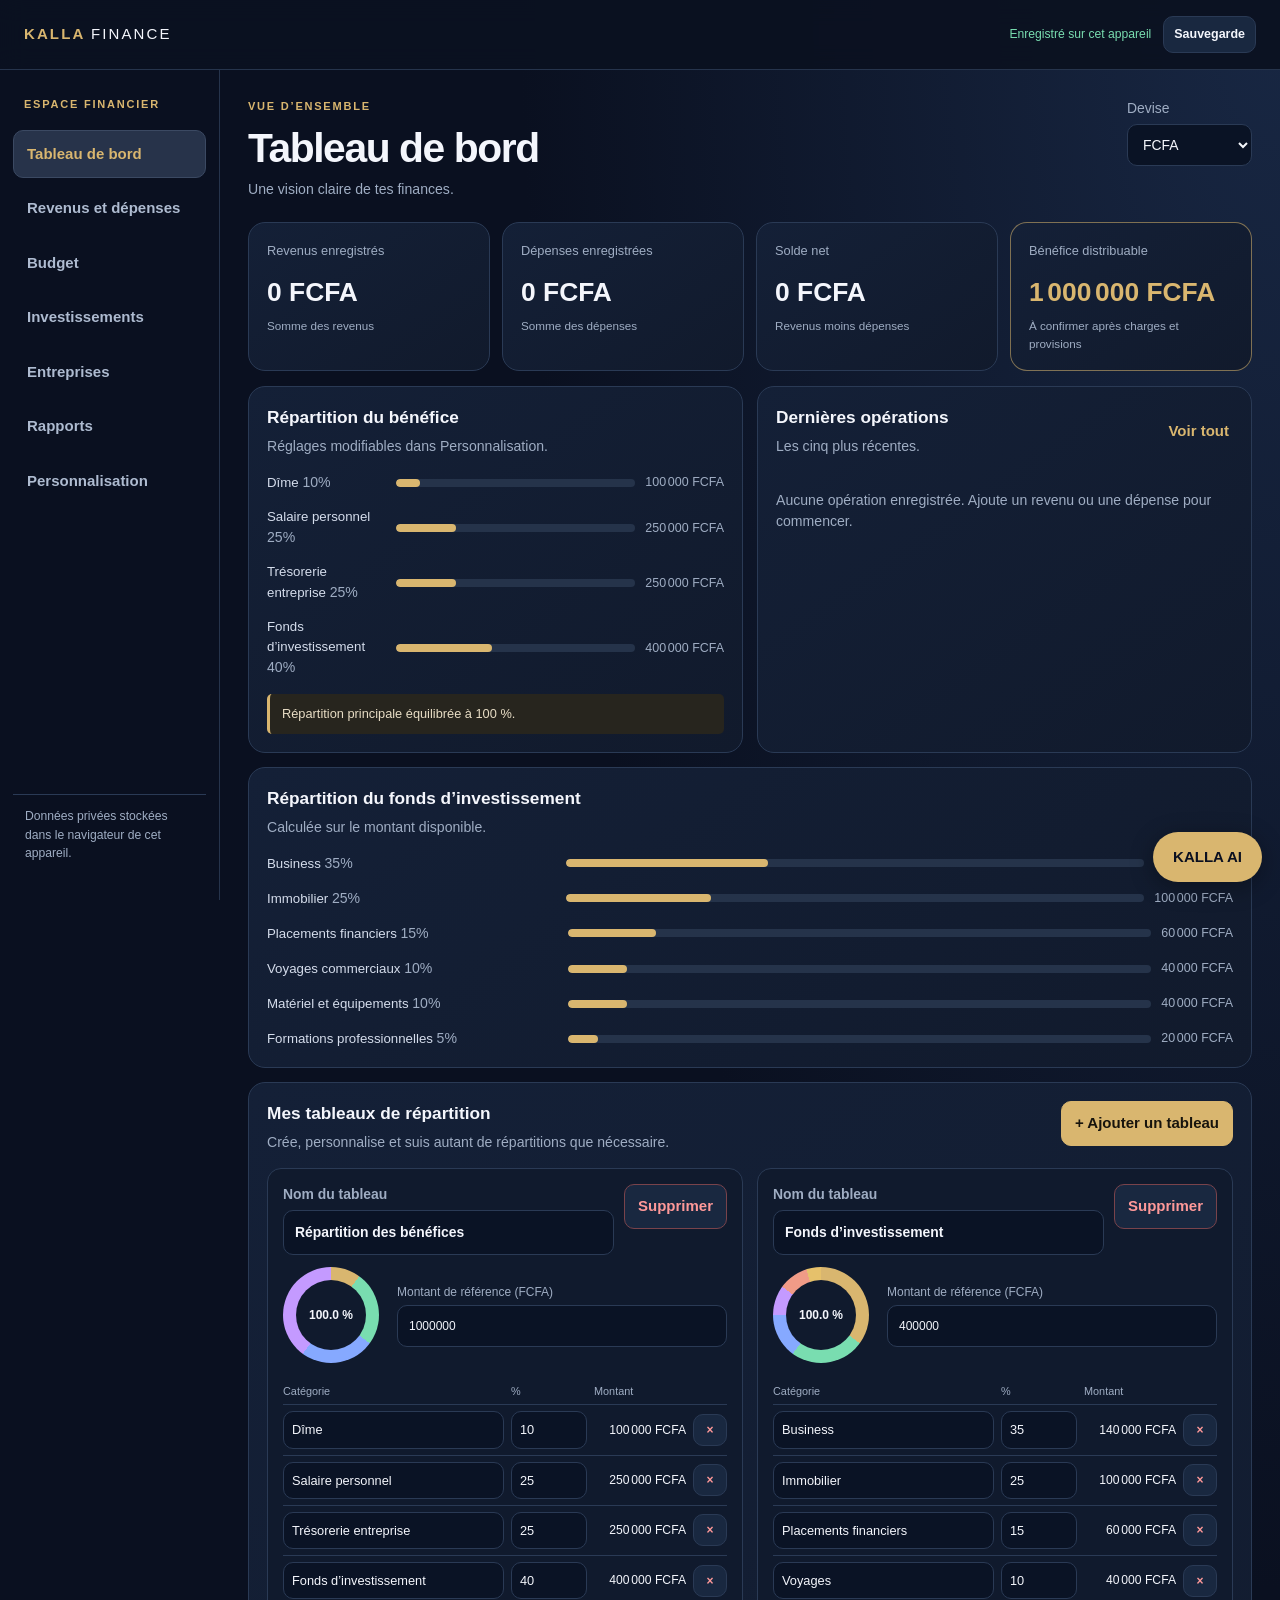
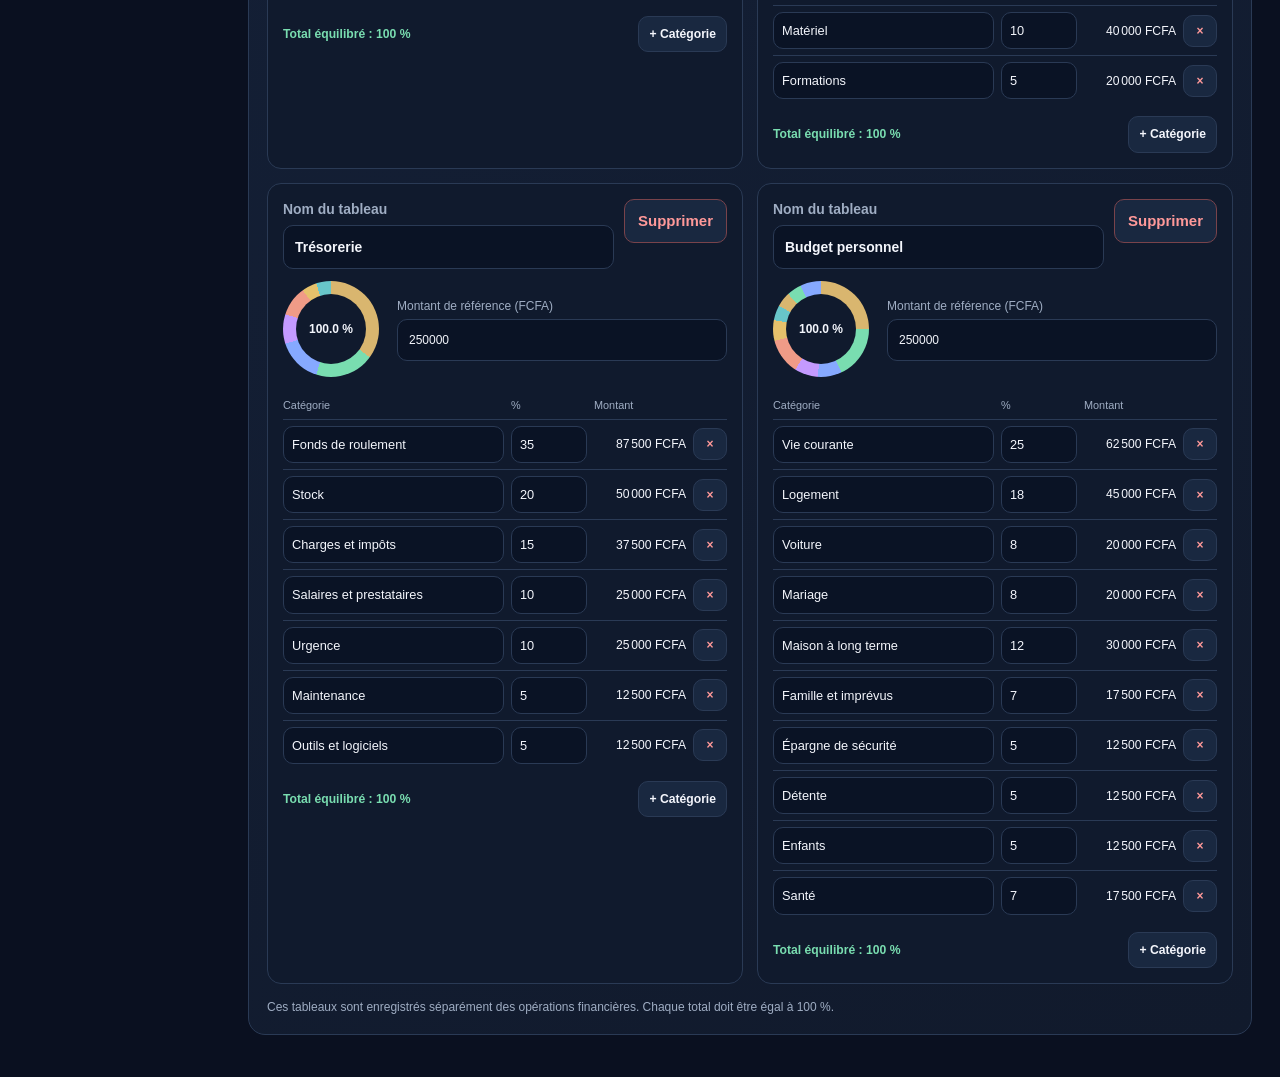
<file: index.html>
<!doctype html>
<html lang="fr">
<head>
<meta charset="utf-8">
<meta name="viewport" content="width=device-width, initial-scale=1, viewport-fit=cover">
<meta name="theme-color" content="#0b1020">
<meta name="apple-mobile-web-app-capable" content="yes">
<meta name="apple-mobile-web-app-title" content="KALLA Finance">
<title>KALLA Finance — Gestionnaire financier</title>
<link rel="stylesheet" href="styles.css">
<link rel="manifest" href="manifest.webmanifest">
<link rel="apple-touch-icon" href="icon-192.png">
</head>
<body>
<header class="topbar">
  <a class="brand" href="index.html">KALLA <span>FINANCE</span></a>
  <div class="top-actions"><span id="saveState" class="save-state">Enregistré sur cet appareil</span><button class="icon-btn" id="exportAll" title="Exporter une sauvegarde">Sauvegarde</button></div>
</header>
<div class="shell">
<aside class="sidebar">
  <p class="nav-caption">ESPACE FINANCIER</p>
  <button class="nav active" data-page="dashboard">Tableau de bord</button>
  <button class="nav" data-page="transactions">Revenus et dépenses</button>
  <button class="nav" data-page="budget">Budget</button>
  <button class="nav" data-page="invest">Investissements</button>
  <button class="nav" data-page="business">Entreprises</button>
  <button class="nav" data-page="reports">Rapports</button>
  <button class="nav" data-page="settings">Personnalisation</button>
  <div class="sidebar-note">Données privées stockées dans le navigateur de cet appareil.</div>
</aside>
<main>
<section class="page active" id="page-dashboard">
  <div class="page-head"><div><p class="eyebrow">VUE D’ENSEMBLE</p><h1>Tableau de bord</h1><p class="sub">Une vision claire de tes finances.</p></div><label class="currency-wrap">Devise<select id="currency"><option>FCFA</option><option>EUR</option><option>RMB</option><option>USD</option></select></label></div>
  <div class="stats">
    <article class="stat"><span>Revenus enregistrés</span><strong id="statIncome">0 FCFA</strong><small>Somme des revenus</small></article>
    <article class="stat"><span>Dépenses enregistrées</span><strong id="statExpense">0 FCFA</strong><small>Somme des dépenses</small></article>
    <article class="stat"><span>Solde net</span><strong id="statNet">0 FCFA</strong><small>Revenus moins dépenses</small></article>
    <article class="stat accent"><span>Bénéfice distribuable</span><strong id="statProfit">0 FCFA</strong><small>À confirmer après charges et provisions</small></article>
  </div>
  <div class="two-col">
    <article class="panel"><div class="panel-head"><div><h2>Répartition du bénéfice</h2><p class="sub">Réglages modifiables dans Personnalisation.</p></div></div><div id="allocationChart" class="bar-list"></div><div id="allocationNote" class="notice"></div></article>
    <article class="panel"><div class="panel-head"><div><h2>Dernières opérations</h2><p class="sub">Les cinq plus récentes.</p></div><button class="text-btn" data-goto="transactions">Voir tout</button></div><div id="recentList" class="operation-list"></div></article>
  </div>
  <article class="panel"><div class="panel-head"><div><h2>Répartition du fonds d’investissement</h2><p class="sub">Calculée sur le montant disponible.</p></div></div><div id="investChart" class="bar-list"></div></article>
</section>

<section class="page" id="page-transactions">
  <div class="page-head"><div><p class="eyebrow">MOUVEMENTS</p><h1>Revenus et dépenses</h1><p class="sub">Enregistre les opérations et garde une trace de tes mouvements.</p></div></div>
  <article class="panel">
    <h2>Ajouter une opération</h2>
    <form id="transactionForm" class="form-grid">
      <label>Type<select id="txType"><option value="income">Revenu</option><option value="expense">Dépense</option></select></label>
      <label>Libellé<input id="txLabel" required maxlength="90" placeholder="Ex. : vente, transport, prestation"></label>
      <label>Montant<input id="txAmount" required type="number" min="0.01" step="any" inputmode="decimal" placeholder="0"></label>
      <label>Catégorie<select id="txCategory"></select></label>
      <label>Date<input id="txDate" type="date" required></label>
      <label>Note (facultatif)<input id="txNote" maxlength="180" placeholder="Référence ou précision"></label>
      <div class="form-actions"><button class="primary" type="submit">Enregistrer l’opération</button></div>
    </form>
  </article>
  <article class="panel"><div class="panel-head"><h2>Historique</h2><div class="filter-row"><select id="filterType"><option value="all">Tous les types</option><option value="income">Revenus</option><option value="expense">Dépenses</option></select><input id="filterText" placeholder="Rechercher"></div></div><div class="table-wrap"><table><thead><tr><th>Date</th><th>Opération</th><th>Catégorie</th><th>Montant</th><th></th></tr></thead><tbody id="transactionRows"></tbody></table></div><p class="muted" id="transactionEmpty">Aucune opération pour le moment.</p></article>
</section>

<section class="page" id="page-budget">
  <div class="page-head"><div><p class="eyebrow">PLANIFICATION</p><h1>Budget</h1><p class="sub">Compare les montants prévus aux dépenses saisies par catégorie.</p></div></div>
  <article class="panel"><div class="panel-head"><div><h2>Budget mensuel par catégorie</h2><p class="sub">Renseigne une limite pour les catégories de dépenses.</p></div></div><div id="budgetList" class="budget-list"></div><button class="primary" id="saveBudgets">Enregistrer les budgets</button><p class="muted" id="budgetStatus"></p></article>
</section>

<section class="page" id="page-invest">
  <div class="page-head"><div><p class="eyebrow">CAPITAL</p><h1>Investissements</h1><p class="sub">Suis les sommes engagées sur tes projets.</p></div></div>
  <article class="panel"><h2>Ajouter un investissement</h2><form id="investmentForm" class="form-grid"><label>Projet / actif<input id="invName" required maxlength="90" placeholder="Ex. : matériel BTP"></label><label>Montant investi<input id="invAmount" required type="number" min="0.01" step="any" inputmode="decimal"></label><label>Date<input id="invDate" type="date" required></label><label>Statut<select id="invStatus"><option>À étudier</option><option>En cours</option><option>Terminé</option><option>En pause</option></select></label><div class="form-actions"><button class="primary" type="submit">Ajouter l’investissement</button></div></form></article>
  <article class="panel"><div class="panel-head"><h2>Portefeuille</h2><strong id="investmentTotal">0 FCFA</strong></div><div id="investmentList" class="entity-list"></div></article>
</section>

<section class="page" id="page-business">
  <div class="page-head"><div><p class="eyebrow">ACTIVITÉS</p><h1>Entreprises et projets</h1><p class="sub">Centralise les activités que tu souhaites suivre.</p></div></div>
  <article class="panel"><h2>Ajouter une activité</h2><form id="businessForm" class="form-grid"><label>Nom de l’activité<input id="bizName" required maxlength="90" placeholder="Ex. : KALLA Logistics"></label><label>Secteur<input id="bizSector" maxlength="70" placeholder="Ex. : logistique, BTP"></label><label>Capital engagé<input id="bizCapital" type="number" min="0" step="any" inputmode="decimal" value="0"></label><label>Statut<select id="bizStatus"><option>En préparation</option><option>En activité</option><option>En pause</option><option>Clôturé</option></select></label><div class="form-actions"><button class="primary" type="submit">Ajouter l’activité</button></div></form></article>
  <article class="panel"><h2>Mes activités</h2><div id="businessList" class="entity-list"></div></article>
</section>

<section class="page" id="page-reports">
  <div class="page-head"><div><p class="eyebrow">ANALYSE</p><h1>Rapports</h1><p class="sub">Synthèse des opérations enregistrées.</p></div><button class="primary" id="exportCsv">Exporter les opérations (CSV)</button></div>
  <div class="stats"><article class="stat"><span>Nombre d’opérations</span><strong id="reportCount">0</strong></article><article class="stat"><span>Investissements suivis</span><strong id="reportInvCount">0</strong></article><article class="stat"><span>Activités suivies</span><strong id="reportBizCount">0</strong></article></div>
  <article class="panel"><h2>Résumé par catégorie</h2><div class="table-wrap"><table><thead><tr><th>Catégorie</th><th>Revenus</th><th>Dépenses</th><th>Net</th></tr></thead><tbody id="reportRows"></tbody></table></div></article>
  <article class="panel"><h2>Imprimer ou enregistrer en PDF</h2><p class="sub">Sur iPhone : bouton Partager dans Safari, puis Imprimer ou Enregistrer dans Fichiers.</p><button id="printReport">Imprimer le rapport</button></article>
</section>

<section class="page" id="page-settings">
  <div class="page-head"><div><p class="eyebrow">CONTRÔLE</p><h1>Personnalisation</h1><p class="sub">Adapte les règles à ton fonctionnement sans modifier le code.</p></div></div>
  <article class="panel"><h2>Montant de référence</h2><p class="sub">Saisis le bénéfice distribuable après charges, impôts, dettes et provisions nécessaires. Ce n’est pas le chiffre d’affaires.</p><div class="form-grid"><label>Montant distribuable<input id="profitAmount" type="number" min="0" step="any" inputmode="decimal"></label><label>Couleur principale<select id="themeColor"><option value="#d9b66f">Or classique</option><option value="#79ddb0">Vert</option><option value="#86a9ff">Bleu</option><option value="#c49aff">Violet</option><option value="#f09b87">Cuivre</option></select></label></div></article>
  <article class="panel"><div class="panel-head"><div><h2>Répartition principale</h2><p class="sub">La somme doit être égale à 100 %.</p></div><strong id="mainPctTotal">100 %</strong></div><div id="mainAllocationEditor" class="settings-list"></div><button class="secondary" id="addMainCategory">Ajouter une enveloppe</button><p id="mainPctStatus" class="muted"></p></article>
  <article class="panel"><div class="panel-head"><div><h2>Catégories de revenus et dépenses</h2><p class="sub">Renomme, ajoute ou supprime des catégories.</p></div></div><div class="settings-two"><div><h3>Revenus</h3><div id="incomeCategories" class="settings-list"></div><form id="addIncomeCategory" class="inline-add"><input id="newIncomeCategory" placeholder="Nouvelle catégorie" required maxlength="50"><button type="submit">Ajouter</button></form></div><div><h3>Dépenses</h3><div id="expenseCategories" class="settings-list"></div><form id="addExpenseCategory" class="inline-add"><input id="newExpenseCategory" placeholder="Nouvelle catégorie" required maxlength="50"><button type="submit">Ajouter</button></form></div></div></article>
  <article class="panel"><div class="panel-head"><div><h2>Sous-catégories des enveloppes</h2><p class="sub">Pourcentages internes : chaque groupe doit totaliser 100 %.</p></div></div><div id="subAllocationEditors"></div></article>
  <article class="panel"><h2>Sauvegarde et remise à zéro</h2><p class="sub">Exportation conseillée régulièrement. La réinitialisation efface les données locales de cette application.</p><div class="button-row"><button class="primary" id="saveSettings">Enregistrer les paramètres</button><button id="importAll">Importer une sauvegarde JSON</button><button class="danger-btn" id="resetAll">Effacer toutes les données</button><input id="importJsonFile" type="file" accept=".json,application/json" hidden></div><p id="settingsStatus" class="muted" aria-live="polite"></p></article>
  <article class="panel"><h2>Confidentialité</h2><p class="sub">Cette version est prévue pour un seul utilisateur et stocke les données dans le navigateur de cet appareil. Elle n’a pas de compte en ligne ni de chiffrement serveur. Ne l’utilise pas comme coffre-fort pour des mots de passe, coordonnées bancaires ou informations très sensibles. Si tu effaces les données du navigateur, elles peuvent être perdues : exporte une sauvegarde.</p></article>
</section>

</main>
</div>
<div id="toast" class="toast" role="status" aria-live="polite"></div>
<script src="app.js"></script>
<script src="assistant.js"></script>
<script src="allocations.js"></script>
</body>
</html>
</file>
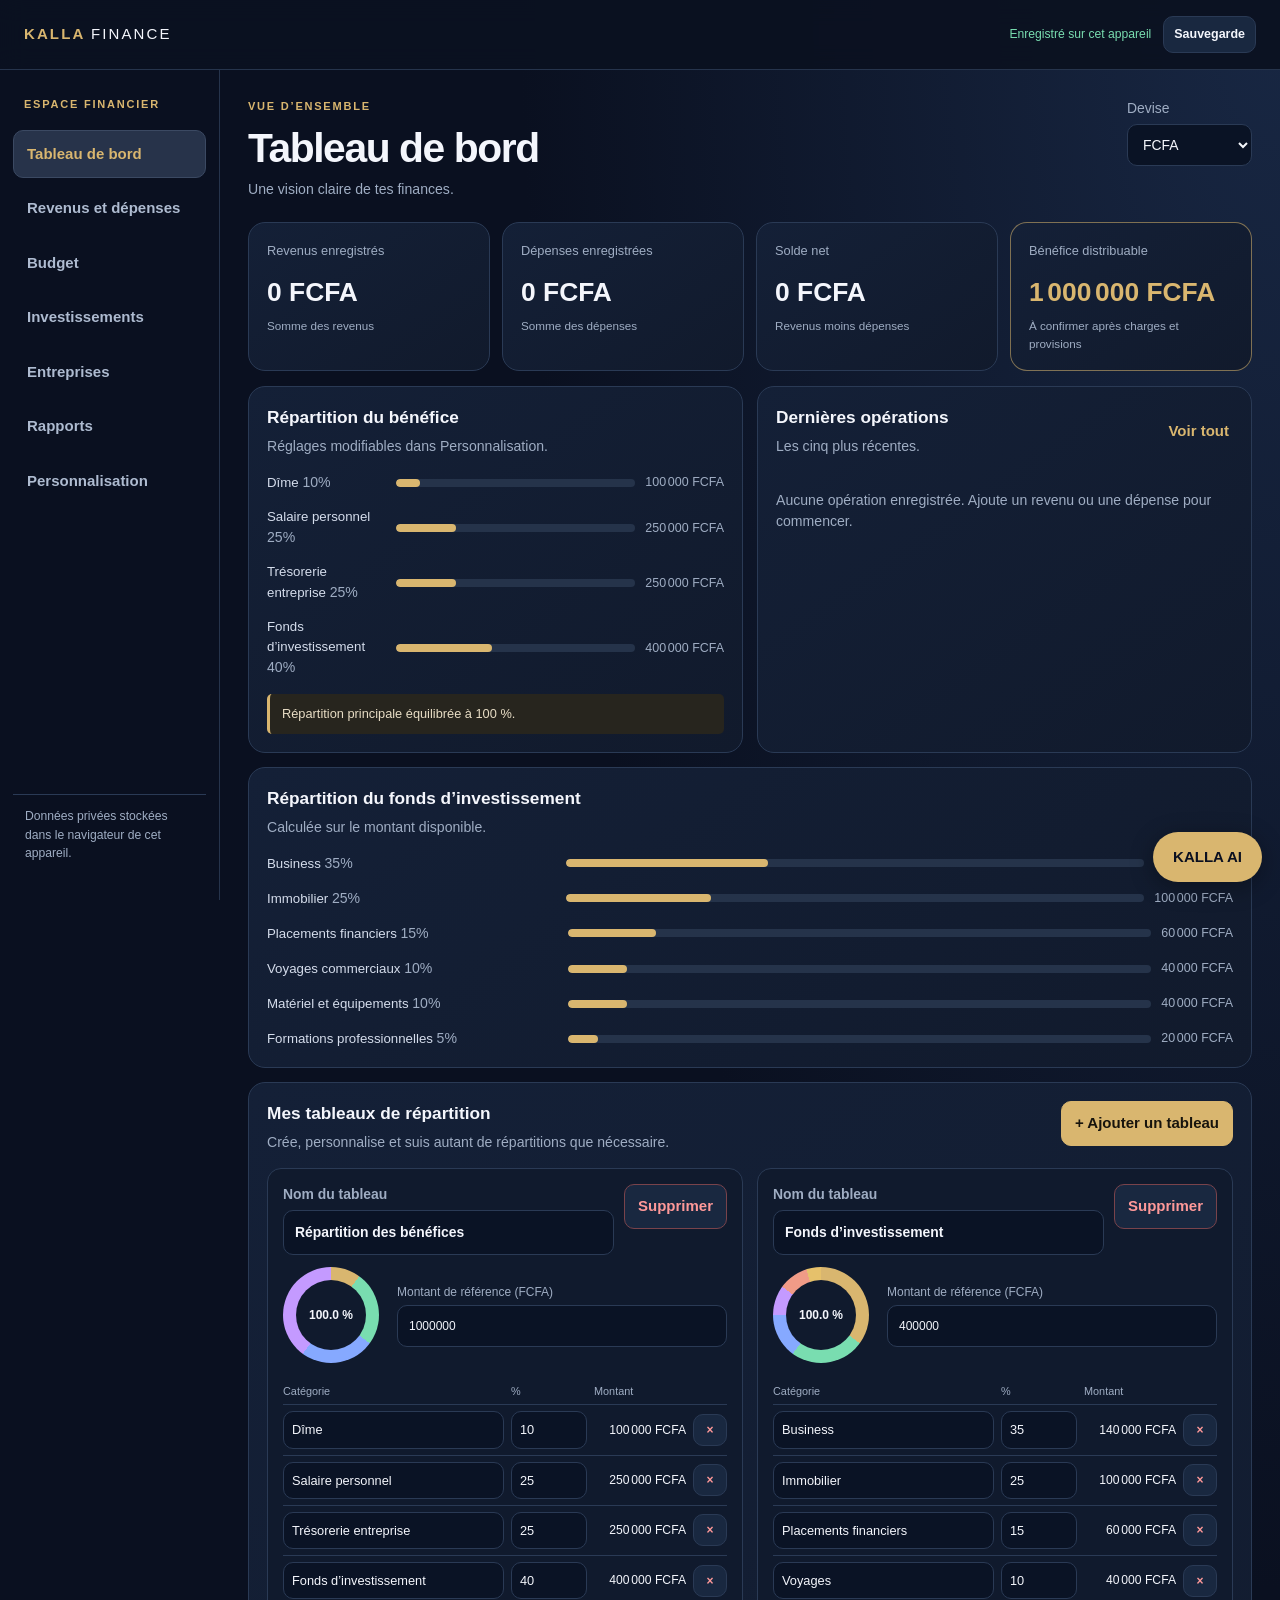
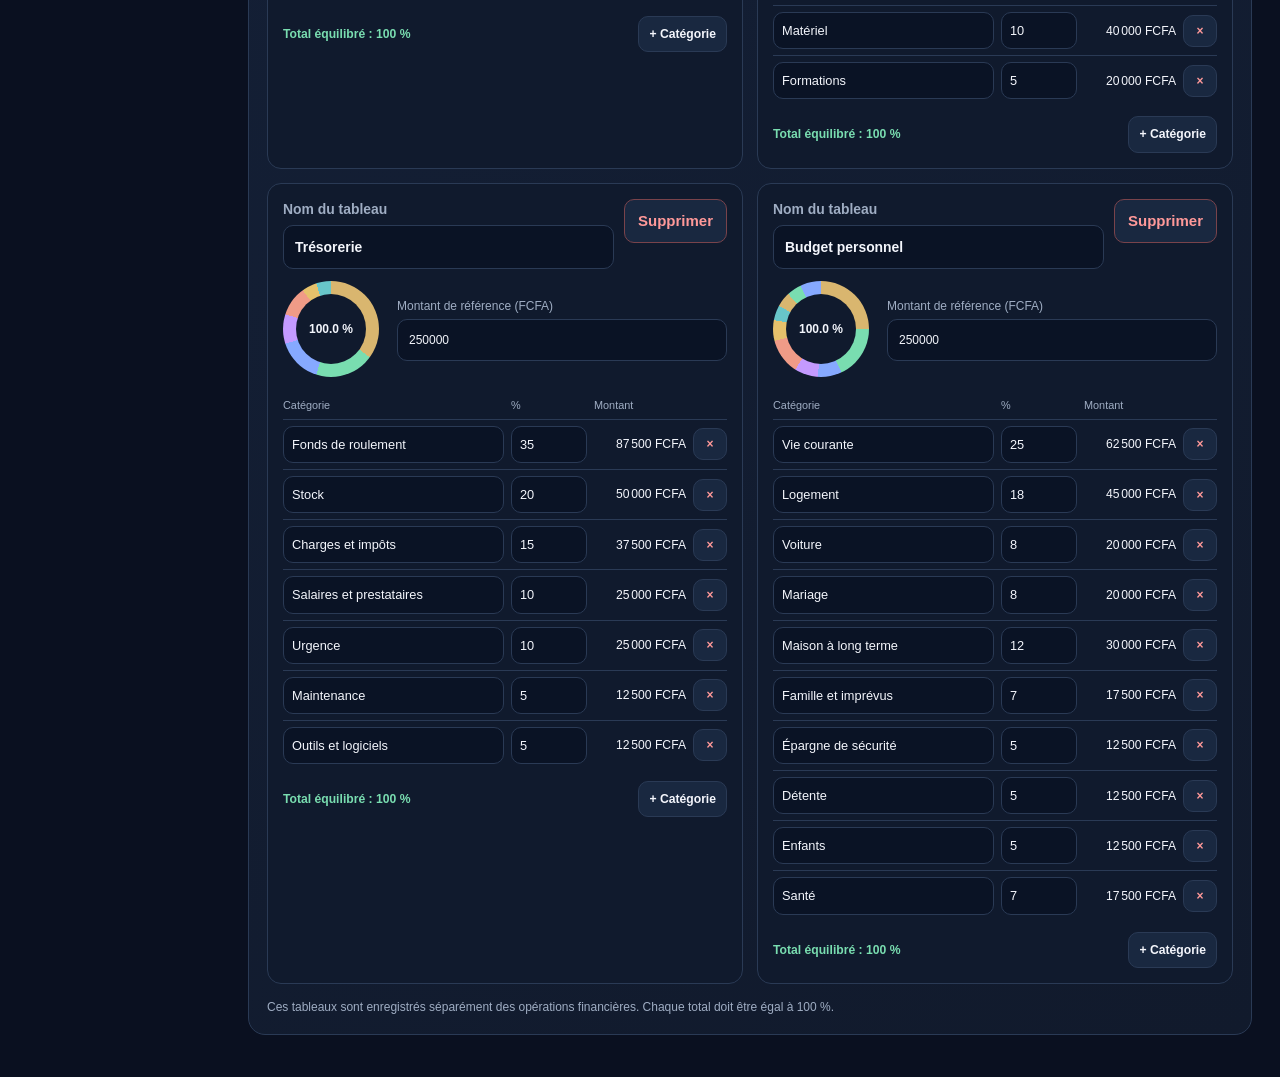
<file: dashboard.html>
<!doctype html><html lang="fr"><head><meta charset="utf-8"><meta name="viewport" content="width=device-width,initial-scale=1"><meta http-equiv="refresh" content="0;url=index.html#dashboard"><title>KALLA Finance — Tableau de bord</title></head><body><p>Ouverture du <a href="index.html#dashboard">tableau de bord KALLA Finance</a>…</p><script>location.replace('index.html#dashboard')</script></body></html>
</file>
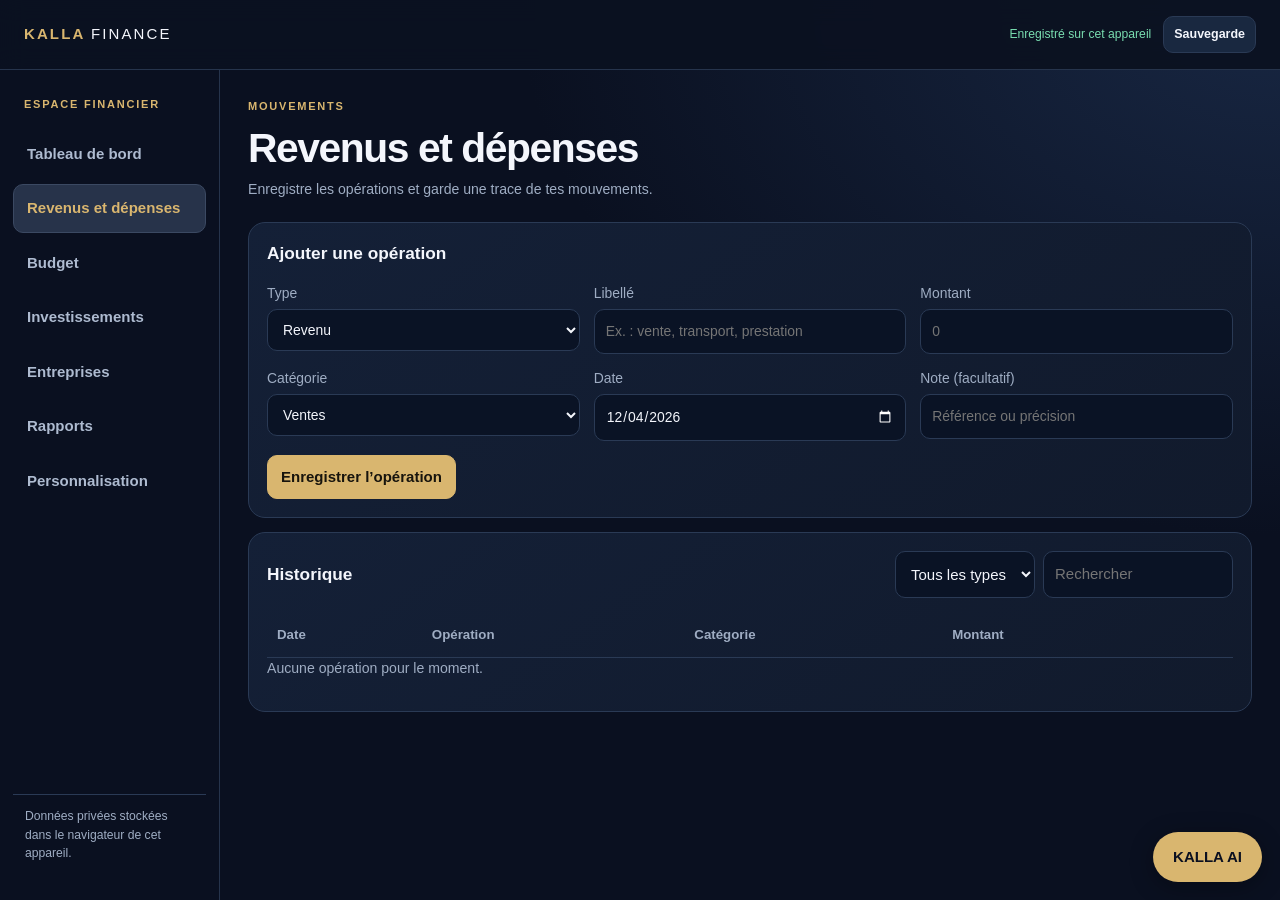
<file: gestion.html>
<!doctype html><html lang="fr"><head><meta charset="utf-8"><meta name="viewport" content="width=device-width,initial-scale=1"><meta http-equiv="refresh" content="0;url=index.html#transactions"><title>KALLA Finance — Gestion financière</title></head><body><p>Ouverture de la <a href="index.html#transactions">gestion financière KALLA Finance</a>…</p><script>location.replace('index.html#transactions')</script></body></html>
</file>
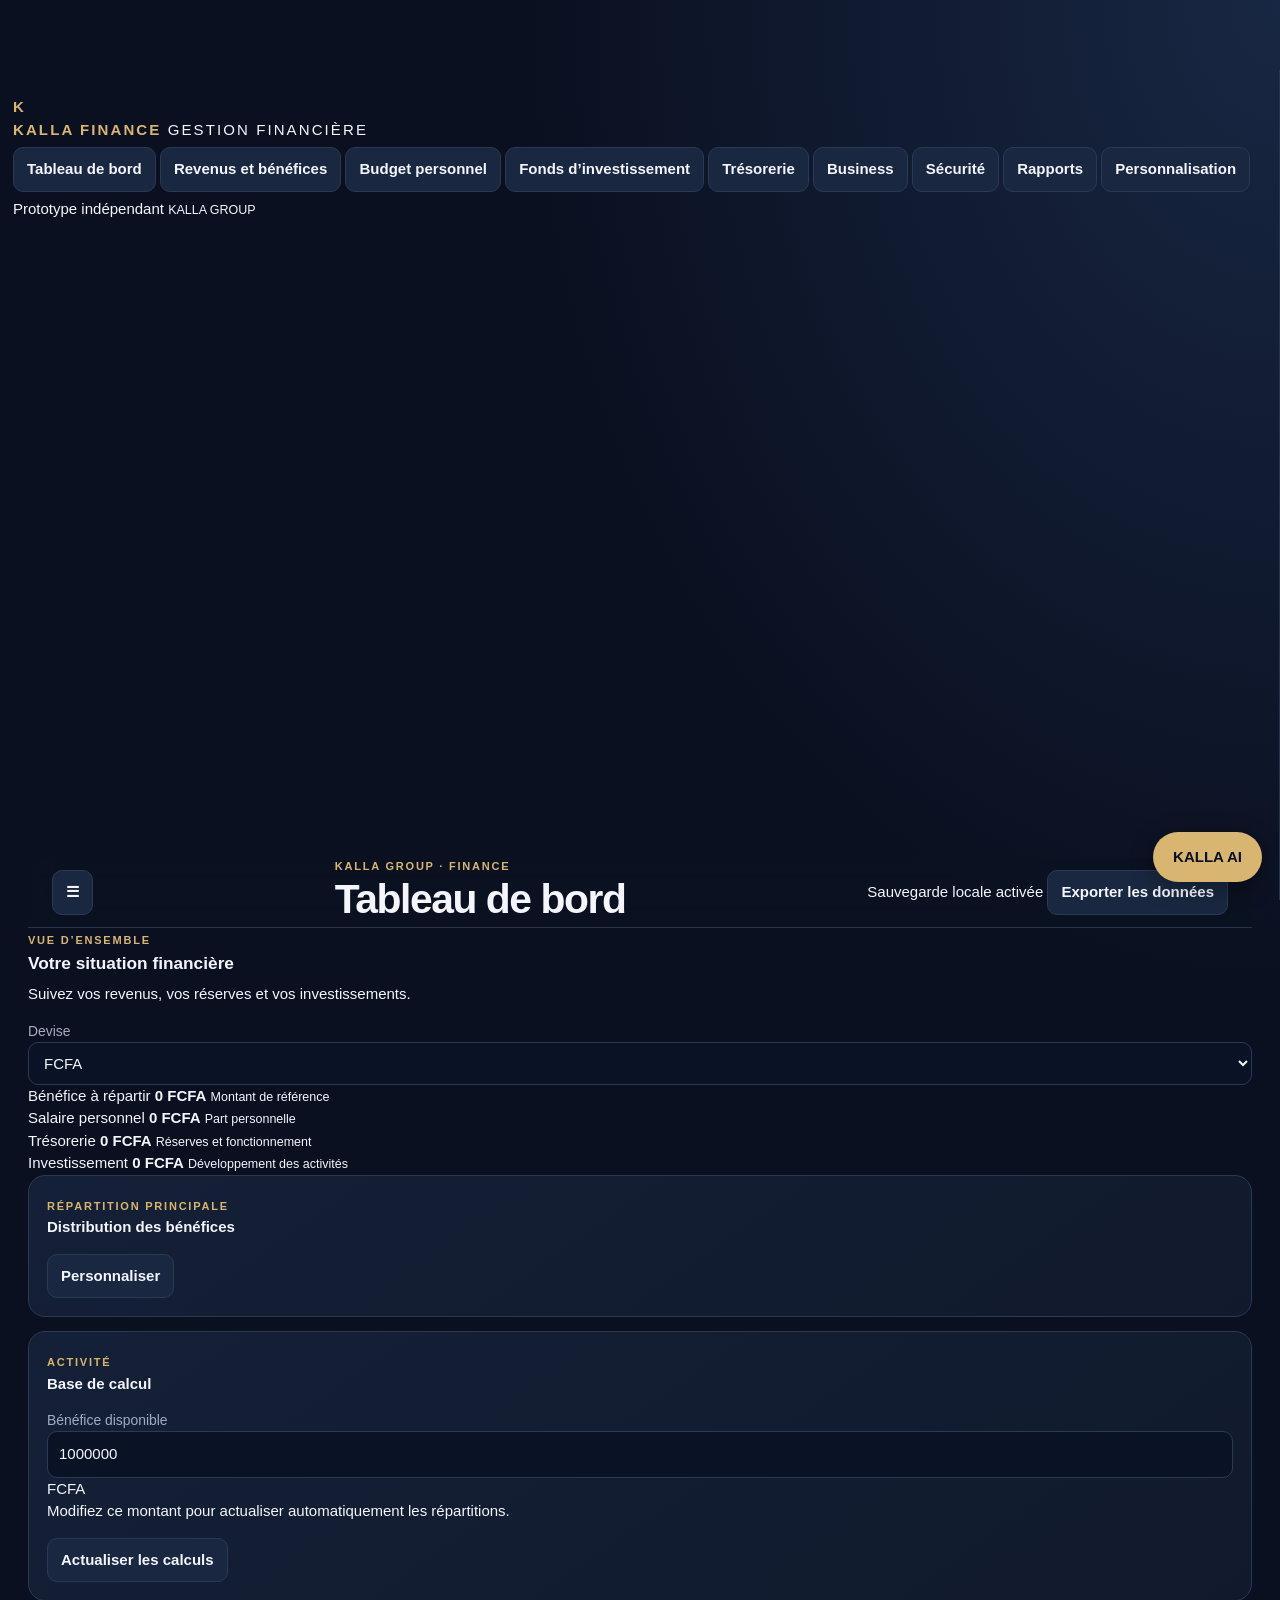
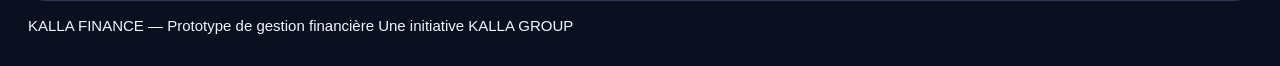
<file: index-prototype.html>
<!DOCTYPE html>
<html lang="fr">
<head>
  <meta charset="UTF-8">
  <meta name="viewport" content="width=device-width, initial-scale=1.0">
  <meta name="theme-color" content="#101511">
  <meta name="description" content="KALLA Finance — Gestionnaire financier personnalisable">
  <title>KALLA Finance | Prototype</title>
  <link rel="stylesheet" href="styles.css">
</head>

<body>
  <div class="app-shell">

    <aside class="sidebar" id="sidebar">
      <div class="brand">
        <div class="brand-mark">K</div>
        <div>
          <strong>KALLA FINANCE</strong>
          <span>GESTION FINANCIÈRE</span>
        </div>
      </div>

      <nav class="navigation" aria-label="Navigation principale">
        <button class="nav-link active" data-page="dashboard">Tableau de bord</button>
        <button class="nav-link" data-page="income">Revenus et bénéfices</button>
        <button class="nav-link" data-page="budget">Budget personnel</button>
        <button class="nav-link" data-page="investment">Fonds d’investissement</button>
        <button class="nav-link" data-page="treasury">Trésorerie</button>
        <button class="nav-link" data-page="business">Business</button>
        <button class="nav-link" data-page="security">Sécurité</button>
        <button class="nav-link" data-page="reports">Rapports</button>
        <button class="nav-link" data-page="customization">Personnalisation</button>
      </nav>

      <div class="sidebar-footer">
        <span>Prototype indépendant</span>
        <small>KALLA GROUP</small>
      </div>
    </aside>

    <main class="main-content">
      <header class="topbar">
        <button type="button" id="menu-toggle" class="menu-toggle" aria-label="Ouvrir le menu">
          ☰
        </button>

        <div>
          <span class="eyebrow">KALLA GROUP · FINANCE</span>
          <h1 id="page-title">Tableau de bord</h1>
        </div>

        <div class="topbar-actions">
          <span class="storage-status" id="storage-status">Sauvegarde locale activée</span>
          <button type="button" class="button button-secondary" id="export-json">
            Exporter les données
          </button>
        </div>
      </header>

      <div id="app-message" class="app-message" role="status" aria-live="polite"></div>

      <!-- TABLEAU DE BORD -->
      <section class="page active" id="page-dashboard">
        <div class="welcome-block">
          <div>
            <span class="eyebrow">VUE D’ENSEMBLE</span>
            <h2>Votre situation financière</h2>
            <p>Suivez vos revenus, vos réserves et vos investissements.</p>
          </div>
          <div class="currency-control">
            <label for="currency">Devise</label>
            <select id="currency">
              <option value="FCFA">FCFA</option>
              <option value="EUR">EUR</option>
              <option value="RMB">RMB</option>
            </select>
          </div>
        </div>

        <div class="summary-grid">
          <article class="summary-card">
            <span>Bénéfice à répartir</span>
            <strong id="dashboard-profit">0 FCFA</strong>
            <small>Montant de référence</small>
          </article>

          <article class="summary-card">
            <span>Salaire personnel</span>
            <strong id="dashboard-salary">0 FCFA</strong>
            <small>Part personnelle</small>
          </article>

          <article class="summary-card">
            <span>Trésorerie</span>
            <strong id="dashboard-treasury">0 FCFA</strong>
            <small>Réserves et fonctionnement</small>
          </article>

          <article class="summary-card">
            <span>Investissement</span>
            <strong id="dashboard-investment">0 FCFA</strong>
            <small>Développement des activités</small>
          </article>
        </div>

        <div class="content-grid">
          <article class="panel">
            <div class="panel-heading">
              <div>
                <span class="eyebrow">RÉPARTITION PRINCIPALE</span>
                <h3>Distribution des bénéfices</h3>
              </div>
              <button class="text-button" data-go="customization">Personnaliser</button>
            </div>
            <div id="dashboard-main-allocation"></div>
          </article>

          <article class="panel">
            <div class="panel-heading">
              <div>
                <span class="eyebrow">ACTIVITÉ</span>
                <h3>Base de calcul</h3>
              </div>
            </div>

            <label for="profit-input">Bénéfice disponible</label>
            <div class="amount-input">
              <input type="number" id="profit-input" min="0" step="any" value="1000000">
              <span id="input-currency">FCFA</span>
            </div>
            <p class="help-text">
              Modifiez ce montant pour actualiser automatiquement les répartitions.
            </p>
            <button type="button" class="button button-primary" id="calculate-profit">
              Actualiser les calculs
            </button>
          </article>
        </div>
      </section>

      <!-- REVENUS ET BÉNÉFICES -->
      <section class="page" id="page-income">
        <div class="section-intro">
          <span class="eyebrow">GESTION DES REVENUS</span>
          <h2>Répartition des bénéfices</h2>
          <p>Définissez comment le bénéfice disponible est distribué.</p>
        </div>

        <article class="panel">
          <div class="panel-heading">
            <h3>Tableau principal de répartition</h3>
            <span class="editable-tag">Modifiable</span>
          </div>
          <div id="main-allocation-editor"></div>
        </article>

        <article class="panel">
          <h3>Montant à répartir</h3>
          <div class="amount-input">
            <input type="number" id="income-profit-input" min="0" step="any">
            <span class="currency-label">FCFA</span>
          </div>
          <p class="help-text">
            La dîme, le salaire, la trésorerie et le fonds d’investissement
            sont calculés à partir de cette base.
          </p>
        </article>
      </section>

      <!-- BUDGET PERSONNEL -->
      <section class="page" id="page-budget">
        <div class="section-intro">
          <span class="eyebrow">GESTION PERSONNELLE</span>
          <h2>Budget du salaire</h2>
          <p>Organisez l’utilisation de votre rémunération personnelle.</p>
        </div>
        <article class="panel">
          <div class="panel-heading">
            <h3>Répartition du salaire</h3>
            <span class="editable-tag">Modifiable</span>
          </div>
          <div id="budget-table"></div>
        </article>
      </section>

      <!-- INVESTISSEMENT -->
      <section class="page" id="page-investment">
        <div class="section-intro">
          <span class="eyebrow">DÉVELOPPEMENT DU CAPITAL</span>
          <h2>Fonds d’investissement</h2>
          <p>Répartissez les ressources destinées à développer votre patrimoine.</p>
        </div>
        <article class="panel">
          <div class="panel-heading">
            <h3>Répartition du fonds d’investissement</h3>
            <span class="editable-tag">Modifiable</span>
          </div>
          <div id="investment-table"></div>
        </article>
      </section>

      <!-- TRÉSORERIE -->
      <section class="page" id="page-treasury">
        <div class="section-intro">
          <span class="eyebrow">GESTION DES LIQUIDITÉS</span>
          <h2>Trésorerie</h2>
          <p>Gérez le fonctionnement, les charges, les prestataires et les réserves.</p>
        </div>
        <article class="panel">
          <div class="panel-heading">
            <h3>Répartition de la trésorerie</h3>
            <span class="editable-tag">Modifiable</span>
          </div>
          <div id="treasury-table"></div>
        </article>
      </section>

      <!-- BUSINESS -->
      <section class="page" id="page-business">
        <div class="section-intro">
          <span class="eyebrow">ACTIVITÉS ÉCONOMIQUES</span>
          <h2>Business</h2>
          <p>Centralisez vos projets et vos tableaux de suivi personnalisés.</p>
        </div>
        <div class="panel">
          <div class="panel-heading">
            <h3>Mes tableaux personnalisés</h3>
            <button type="button" class="button button-primary" id="add-business-table">
              Créer un tableau
            </button>
          </div>
          <div id="business-tables"></div>
        </div>
      </section>

      <!-- SÉCURITÉ -->
      <section class="page" id="page-security">
        <div class="section-intro">
          <span class="eyebrow">PROTECTION DES DONNÉES</span>
          <h2>Sécurité et sauvegardes</h2>
          <p>Gérez les sauvegardes de vos données sur cet appareil.</p>
        </div>
        <div class="summary-grid">
          <article class="summary-card">
            <span>Stockage</span>
            <strong>Local</strong>
            <small>Données enregistrées dans ce navigateur</small>
          </article>
          <article class="summary-card">
            <span>Synchronisation</span>
            <strong>Non activée</strong>
            <small>Pas de compte distant dans ce prototype</small>
          </article>
        </div>
        <article class="panel">
          <h3>Outils de sauvegarde</h3>
          <div class="button-group">
            <button type="button" class="button button-primary" id="security-export">
              Télécharger une sauvegarde JSON
            </button>
            <label class="button button-secondary file-button" for="import-json">
              Restaurer une sauvegarde
            </label>
            <input type="file" id="import-json" accept=".json,application/json" hidden>
            <button type="button" class="button button-secondary" id="export-csv">
              Exporter en CSV
            </button>
          </div>
          <p class="help-text">
            Conservez une copie de vos sauvegardes. L’effacement des données du navigateur
            peut supprimer les informations enregistrées localement.
          </p>
        </article>
      </section>

      <!-- RAPPORTS -->
      <section class="page" id="page-reports">
        <div class="section-intro">
          <span class="eyebrow">ANALYSE FINANCIÈRE</span>
          <h2>Rapports</h2>
          <p>Consultez les synthèses et les répartitions calculées.</p>
        </div>
        <article class="panel">
          <div class="panel-heading">
            <h3>Synthèse des répartitions</h3>
            <button type="button" class="button button-secondary" id="print-report">
              Imprimer le rapport
            </button>
          </div>
          <div id="report-content"></div>
        </article>
      </section>

      <!-- PERSONNALISATION -->
      <section class="page" id="page-customization">
        <div class="section-intro">
          <span class="eyebrow">CONFIGURATION GÉNÉRALE</span>
          <h2>Personnalisation</h2>
          <p>
            Modifiez les tableaux principaux, leurs catégories et leurs pourcentages.
            Vous pouvez également créer des tableaux supplémentaires.
          </p>
        </div>

        <div class="customization-grid">
          <button class="custom-card" data-custom-table="main">
            <strong>Répartition principale</strong>
            <span>Dîme, salaire, trésorerie et investissement</span>
          </button>

          <button class="custom-card" data-custom-table="budget">
            <strong>Budget personnel</strong>
            <span>Organisation du salaire</span>
          </button>

          <button class="custom-card" data-custom-table="investment">
            <strong>Fonds d’investissement</strong>
            <span>Business, immobilier et placements</span>
          </button>

          <button class="custom-card" data-custom-table="treasury">
            <strong>Trésorerie</strong>
            <span>Charges, réserves et fonctionnement</span>
          </button>
        </div>

        <article class="panel">
          <div class="panel-heading">
            <div>
              <h3>Éditeur des tableaux</h3>
              <p class="help-text">Sélectionnez un tableau pour le modifier.</p>
            </div>
            <button type="button" class="button button-primary" id="create-custom-table">
              Nouveau tableau
            </button>
          </div>
          <div id="customization-editor">
            <p class="empty-state">
              Sélectionnez un tableau ci-dessus ou créez un nouveau tableau.
            </p>
          </div>
        </article>

        <article class="panel">
          <h3>Mode de calcul des tableaux</h3>
          <p>
            Un tableau peut être lié à une catégorie de la répartition principale
            ou fonctionner indépendamment avec son propre montant de référence.
          </p>
          <p class="help-text">
            Les tableaux liés suivent automatiquement le montant de leur catégorie
            de référence. Les tableaux indépendants utilisent le montant que vous définissez.
          </p>
        </article>
      </section>

      <footer class="app-footer">
        <span>KALLA FINANCE — Prototype de gestion financière</span>
        <span>Une initiative KALLA GROUP</span>
      </footer>
    </main>
  </div>

<script src="app.js"></script>
<script src="assistant.js"></script>
<script src="allocations.js"></script>
</body>
</html>
</file>
<file: styles.css>
:root{--bg:#0a1020;--panel:#121d31;--panel2:#192840;--text:#f4f6fc;--muted:#9fadc3;--gold:#d9b66f;--line:#2a3a55;--green:#79ddb0;--red:#ff9999;--radius:17px;color-scheme:dark}
*{box-sizing:border-box}body{margin:0;background:radial-gradient(ellipse at top right,#182743 0,transparent 42%),var(--bg);color:var(--text);font:15px/1.5 -apple-system,BlinkMacSystemFont,"Segoe UI",sans-serif}button,input,select{font:inherit}button{cursor:pointer;border:1px solid var(--line);border-radius:10px;padding:10px 13px;background:var(--panel2);color:var(--text);font-weight:650}button:hover{filter:brightness(1.12)}button:focus-visible,input:focus-visible,select:focus-visible{outline:2px solid var(--gold);outline-offset:2px}input,select{width:100%;min-width:0;border:1px solid var(--line);border-radius:10px;background:#0a1325;color:var(--text);padding:11px}label{display:block;color:var(--muted);font-size:.87rem}label input,label select{display:block;margin-top:5px;color:var(--text)}h1,h2,h3,p{margin-top:0}h1{font-size:clamp(1.8rem,4vw,2.55rem);line-height:1.12;margin-bottom:8px;letter-spacing:-.035em}h2{font-size:1.08rem;margin-bottom:7px}h3{font-size:.94rem}.sub,.muted{color:var(--muted);font-size:.88rem}.topbar{height:70px;display:flex;align-items:center;justify-content:space-between;gap:12px;padding:0 24px;border-bottom:1px solid #26344c;background:#0b1221eF;position:sticky;top:0;z-index:5;backdrop-filter:blur(12px)}.brand{font-weight:900;letter-spacing:.14em;text-decoration:none;color:var(--gold)}.brand span{color:var(--text);font-weight:500}.top-actions{display:flex;align-items:center;gap:12px}.save-state{font-size:.76rem;color:var(--green)}.icon-btn{font-size:.78rem;padding:8px 10px}.shell{display:grid;grid-template-columns:220px minmax(0,1fr);max-width:1440px;margin:auto}.sidebar{padding:26px 13px;border-right:1px solid #26344c;min-height:calc(100vh - 70px);position:sticky;top:70px;height:calc(100vh - 70px);display:flex;flex-direction:column;gap:6px}.nav-caption,.eyebrow{font-size:.69rem;font-weight:800;letter-spacing:.16em;color:var(--gold)}.nav-caption{padding:0 11px}.nav{background:transparent;border-color:transparent;text-align:left;font-weight:550;color:#aebbd0;padding:12px 13px}.nav.active{background:#27334a;color:var(--gold);border-color:#3b4962}.sidebar-note{margin-top:auto;padding:12px;color:var(--muted);font-size:.76rem;border-top:1px solid var(--line)}main{padding:28px;min-width:0}.page{display:none}.page.active{display:block}.page-head{display:flex;justify-content:space-between;align-items:flex-start;gap:16px;margin-bottom:22px}.page-head .sub{margin-bottom:0}.currency-wrap{width:125px}.stats{display:grid;grid-template-columns:repeat(4,minmax(0,1fr));gap:12px;margin-bottom:15px}.stat,.panel{background:linear-gradient(145deg,#142037,#111a2c);border:1px solid var(--line);border-radius:var(--radius);padding:18px;min-width:0}.stat span{display:block;color:var(--muted);font-size:.8rem}.stat strong{display:block;font-size:clamp(1.15rem,2.2vw,1.65rem);margin:12px 0 5px;overflow-wrap:anywhere}.stat small{display:block;color:var(--muted);font-size:.73rem}.stat.accent{border-color:color-mix(in srgb,var(--gold),transparent 45%)}.stat.accent strong{color:var(--gold)}.two-col{display:grid;grid-template-columns:1fr 1fr;gap:14px}.panel{margin-bottom:14px}.panel-head{display:flex;align-items:center;justify-content:space-between;gap:12px;margin-bottom:15px}.panel-head h2{margin:0}.panel-head .sub{margin:5px 0 0}.text-btn{border:0;background:transparent;color:var(--gold);padding:4px}.bar-list{display:grid;gap:14px}.bar-item{display:grid;grid-template-columns:minmax(100px,1fr) 2fr auto;gap:10px;align-items:center;font-size:.83rem}.bar-name{color:#d5ddec;overflow-wrap:anywhere}.bar-track{height:8px;background:#25334a;border-radius:20px;overflow:hidden}.bar-fill{height:100%;background:var(--gold);border-radius:20px}.bar-value{font-variant-numeric:tabular-nums;text-align:right;color:var(--muted);font-size:.78rem}.notice{margin-top:16px;border-left:3px solid var(--gold);padding:10px 12px;background:#27251e;color:#e8ddc5;border-radius:5px;font-size:.8rem}.operation-list,.entity-list{display:grid;gap:8px}.operation,.entity{display:flex;align-items:center;justify-content:space-between;gap:12px;padding:11px 0;border-bottom:1px solid var(--line)}.operation:last-child,.entity:last-child{border-bottom:0}.op-title{font-weight:650;font-size:.88rem}.op-meta{color:var(--muted);font-size:.75rem}.amount-in{color:var(--green);font-weight:750}.amount-out{color:var(--red);font-weight:750}.empty{padding:18px 0;color:var(--muted);font-size:.88rem}.form-grid{display:grid;grid-template-columns:repeat(3,minmax(0,1fr));gap:14px;margin-top:16px}.form-actions{display:flex;align-items:end}.primary{background:var(--gold);border-color:var(--gold);color:#17140d}.secondary{margin-top:12px}.danger-btn{color:var(--red);border-color:#79434b}.table-wrap{overflow:auto}table{width:100%;border-collapse:collapse;white-space:nowrap;font-size:.83rem}th,td{text-align:left;padding:12px 10px;border-bottom:1px solid var(--line)}th{color:var(--muted);font-weight:600}td button{padding:5px 8px;font-size:.75rem}.filter-row{display:flex;gap:8px}.filter-row>*{width:auto;max-width:190px}.budget-list{display:grid;gap:12px;margin:15px 0}.budget-row{display:grid;grid-template-columns:minmax(120px,1fr) 130px minmax(120px,1fr);align-items:center;gap:12px;padding:10px 0;border-bottom:1px solid var(--line)}.budget-progress{height:7px;background:#27344a;border-radius:10px;overflow:hidden;margin-top:5px}.budget-progress span{display:block;height:100%;background:var(--green)}.settings-list{display:grid;gap:9px;margin:12px 0}.setting-row{display:grid;grid-template-columns:minmax(0,1fr) 90px auto;align-items:center;gap:9px}.setting-row input[type=number]{padding:9px}.setting-row .name-input{min-width:0}.settings-two{display:grid;grid-template-columns:1fr 1fr;gap:20px}.inline-add{display:flex;gap:8px;margin-top:12px}.inline-add button{white-space:nowrap}.button-row{display:flex;gap:9px;flex-wrap:wrap}.button-row>*{flex:0 1 auto}.settings-group{border-top:1px solid var(--line);padding-top:15px;margin-top:15px}.settings-group:first-child{border-top:0;margin-top:0}.settings-group h3{color:var(--gold)}.toast{position:fixed;bottom:20px;left:50%;transform:translate(-50%,20px);opacity:0;pointer-events:none;background:#e8d6a6;color:#18150e;padding:11px 16px;border-radius:12px;font-weight:700;z-index:20;transition:.2s;max-width:90vw}.toast.show{opacity:1;transform:translate(-50%,0)}.good{color:var(--green)}.bad{color:var(--red)}@media(max-width:950px){.stats{grid-template-columns:repeat(2,minmax(0,1fr))}.form-grid{grid-template-columns:repeat(2,minmax(0,1fr))}.shell{grid-template-columns:180px minmax(0,1fr)}main{padding:20px}.sidebar{padding:20px 9px}}@media(max-width:680px){.topbar{height:62px;padding:0 13px}.save-state{display:none}.shell{display:block}.sidebar{position:sticky;top:62px;z-index:4;height:auto;min-height:0;display:flex;flex-direction:row;overflow:auto;padding:8px;border-right:0;border-bottom:1px solid var(--line);background:#0b1221}.nav-caption,.sidebar-note{display:none}.nav{white-space:nowrap;padding:9px 12px;font-size:.79rem}.nav.active{border-radius:9px}main{padding:17px 12px}.page-head{flex-direction:column}.currency-wrap{width:130px}.two-col,.settings-two{grid-template-columns:1fr}.stats{gap:8px}.stat,.panel{padding:14px}.stat strong{font-size:1.2rem}.form-grid{grid-template-columns:1fr 1fr;gap:10px}.bar-item{grid-template-columns:minmax(75px,1fr) 1fr auto;gap:7px}.bar-value{font-size:.72rem}.budget-row{grid-template-columns:1fr 95px}.budget-row .budget-track-wrap{grid-column:1/-1}.setting-row{grid-template-columns:minmax(0,1fr) 70px auto}.filter-row{flex-wrap:wrap}.filter-row>*{max-width:none;flex:1}.top-actions .icon-btn{font-size:.72rem}}@media(max-width:390px){.form-grid{grid-template-columns:1fr}.stats{grid-template-columns:1fr 1fr}.stat{padding:12px}.stat strong{font-size:1.05rem}.setting-row{grid-template-columns:minmax(0,1fr) 62px auto}.setting-row button{padding:8px}.bar-item{grid-template-columns:90px 1fr}.bar-value{grid-column:2;text-align:left}.page-head h1{font-size:1.8rem}}@media print{.topbar,.sidebar,button,.form-actions,.filter-row,.currency-wrap{display:none!important}.shell{display:block}main{padding:0}.page{display:none!important}#page-reports{display:block!important}.panel,.stat{background:white;color:#111;border:1px solid #ccc;break-inside:avoid}.sub,.muted,th{color:#444}.stat strong{color:#111}}
</file>
